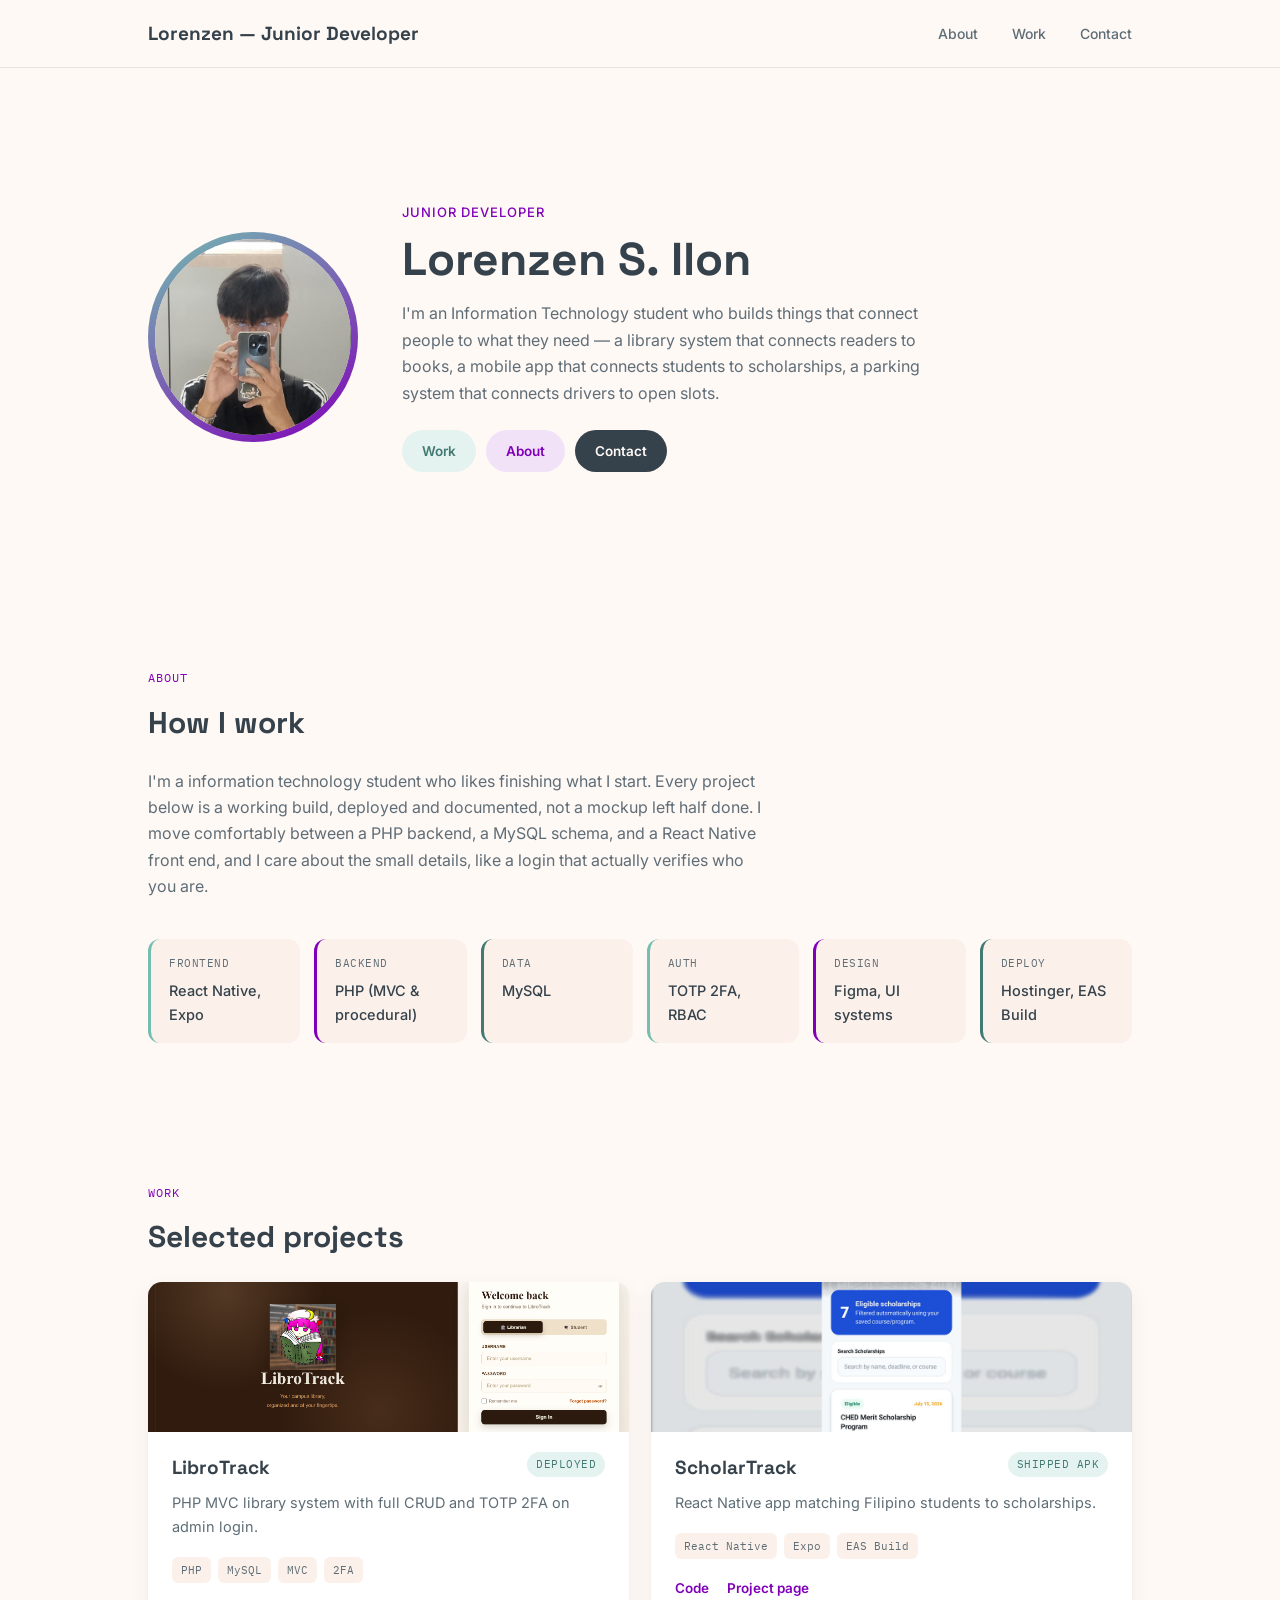
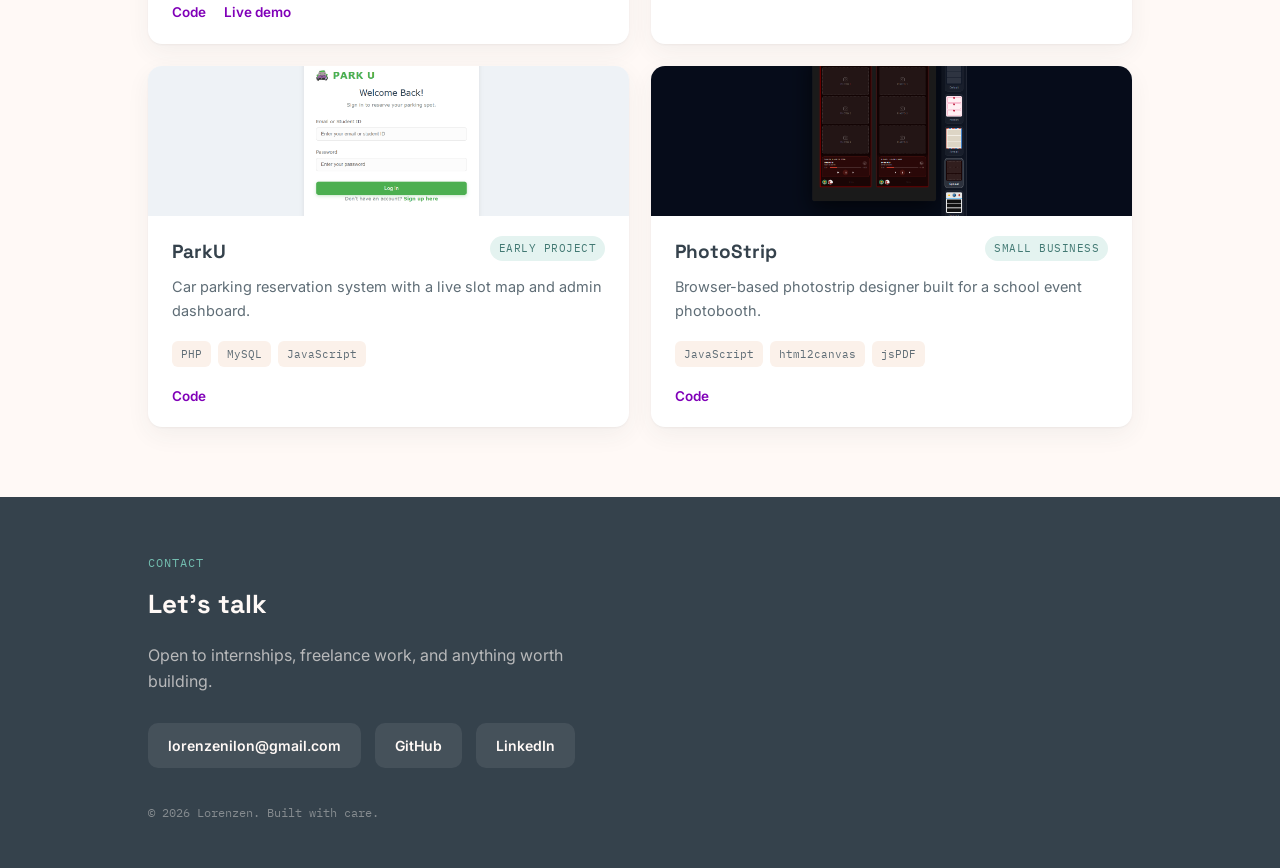
<file: index.html>
<!DOCTYPE html>
<html lang="en">
<head>
  <meta charset="UTF-8">
  <meta name="viewport" content="width=device-width, initial-scale=1.0">
  <title>Lorenzen</title>
  <link rel="preconnect" href="https://fonts.googleapis.com">
  <link rel="preconnect" href="https://fonts.gstatic.com" crossorigin>
  <link href="https://fonts.googleapis.com/css2?family=Space+Grotesk:wght@500;600;700&family=Inter:wght@400;500;600&family=IBM+Plex+Mono:wght@500&display=swap" rel="stylesheet">
  <link rel="stylesheet" href="css/styles.css">
</head>
<body>

<header>
  <div class="wrap">
    <div class="brand">Lorenzen — Junior Developer</div>
    <nav>
      <a href="#about">About</a>
      <a href="#work">Work</a>
      <a href="#contact">Contact</a>
    </nav>
  </div>
</header>

<section class="intro">
  <div class="wrap">
   
    <div class="avatar">
      <div class="avatar-inner">
        <img class="avatar-inner" src="img/profile.jpg" alt="Lorenz">
      </div>
    </div>

    <div>
      <div class="eyebrow">Junior developer</div>
      <h1>Lorenzen S. Ilon</h1>
      <p class="lede">
        I'm an Information Technology student who builds things that connect
        people to what they need — a library system that connects readers
        to books, a mobile app that connects students to scholarships, a
        parking system that connects drivers to open slots.
      </p>
      <div class="nav-pills">
        <a href="#work" class="nav-pill">Work</a>
        <a href="#about" class="nav-pill alt">About</a>
        <a href="#contact" class="nav-pill dark">Contact</a>
      </div>
    </div>
  </div>
</section>

<section id="about">
  <div class="wrap">
    <div class="section-eyebrow">About</div>
    <h2>How I work</h2>
    <p class="about-copy">
      I'm a information technology student who likes finishing what I start.
      Every project below is a working build, deployed and documented,
      not a mockup left half done. I move comfortably between a PHP
      backend, a MySQL schema, and a React Native front end, and I care
      about the small details, like a login that actually verifies who
      you are.
    </p>
    <div class="skills">
      <div class="skill-card">
        <div class="sk-label">Frontend</div>
        <div class="sk-value">React Native, Expo</div>
      </div>
      <div class="skill-card">
        <div class="sk-label">Backend</div>
        <div class="sk-value">PHP (MVC &amp; procedural)</div>
      </div>
      <div class="skill-card">
        <div class="sk-label">Data</div>
        <div class="sk-value">MySQL</div>
      </div>
      <div class="skill-card">
        <div class="sk-label">Auth</div>
        <div class="sk-value">TOTP 2FA, RBAC</div>
      </div>
      <div class="skill-card">
        <div class="sk-label">Design</div>
        <div class="sk-value">Figma, UI systems</div>
      </div>
      <div class="skill-card">
        <div class="sk-label">Deploy</div>
        <div class="sk-value">Hostinger, EAS Build</div>
      </div>
    </div>
  </div>
</section>

<section id="work">
  <div class="wrap">
    <div class="section-eyebrow">Work</div>
    <h2>Selected projects</h2>

    <div class="projects-grid">

      <div class="card">
        <div class="card-thumb">
          <img class="card-thumb" src="img/librotrack.png">
        </div>
        <div class="card-body">
          <div class="card-top">
            <h3>LibroTrack</h3>
            <span class="status">Deployed</span>
          </div>
          <p>PHP MVC library system with full CRUD and TOTP 2FA on admin login.</p>
          <div class="tags"><span>PHP</span><span>MySQL</span><span>MVC</span><span>2FA</span></div>
          <div class="card-links">
            <a href="https://github.com/lrnzn/LibroTrack" target="_blank" rel="noopener noreferrer">Code</a>
            <a href="https://librotrack.site.je/public/index.php?controller=Auth&action=login" target="_blank" rel="noopener noreferrer">Live demo</a>
          </div>
        </div>
      </div>

      <div class="card">
        <div class="card-thumb">
          <img class="card-thumb" src="img/scholartrack.png">
        </div>
        <div class="card-body">
          <div class="card-top">
            <h3>ScholarTrack</h3>
            <span class="status">Shipped APK</span>
          </div>
          <p>React Native app matching Filipino students to scholarships.</p>
          <div class="tags"><span>React Native</span><span>Expo</span><span>EAS Build</span></div>
          <div class="card-links">
            <a href="https://github.com/lrnzn/ScholarTrack" target="_blank" rel="noopener noreferrer">Code</a>
            <a href="https://lrnzn.github.io/ScholarTrack/" target="_blank" rel="noopener noreferrer">Project page</a>
          </div>
        </div>
      </div>

      <div class="card">
        <div class="card-thumb">
          <img class="card-thumb" src="img/parku.png">
        </div>
        <div class="card-body">
          <div class="card-top">
            <h3>ParkU</h3>
            <span class="status">Early project</span>
          </div>
          <p>Car parking reservation system with a live slot map and admin dashboard.</p>
          <div class="tags"><span>PHP</span><span>MySQL</span><span>JavaScript</span></div>
          <div class="card-links">
            <a href="https://github.com/lrnzn/ParkU" target="_blank" rel="noopener noreferrer">Code</a>
          </div>
        </div>
      </div>

      <div class="card">
        <div class="card-thumb">
          <img class="card-thumb" src="img/photostrip.png">
        </div>
        <div class="card-body">
          <div class="card-top">
            <h3>PhotoStrip</h3>
            <span class="status">Small business</span>
          </div>
          <p>Browser-based photostrip designer built for a school event photobooth.</p>
          <div class="tags"><span>JavaScript</span><span>html2canvas</span><span>jsPDF</span></div>
          <div class="card-links">
            <a href="https://github.com/lrnzn/PhotoStrip" target="_blank" rel="noopener noreferrer">Code</a>
          </div>
        </div>
      </div>

    </div>
  </div>
</section>

<footer id="contact">
  <div class="wrap">
    <div class="section-eyebrow" style="color:var(--mint);">Contact</div>
    <h2>Let's talk</h2>
    <p class="lede">Open to internships, freelance work, and anything worth building.</p>
    <div class="contact-links">
      <a href="mailto:lorenzenilon@gmail.com">lorenzenilon@gmail.com</a>
      <a href="https://github.com/lrnzn" target="_blank" rel="noopener noreferrer">GitHub</a>
      <a href="https://www.linkedin.com/in/lorenzen-ilon-340a30269/" target="_blank" rel="noopener noreferrer">LinkedIn</a>
    </div>
    <p class="fine-print">&copy; 2026 Lorenzen. Built with care.</p>
  </div>
</footer>

</body>
</html>
</file>
<file: css/styles.css>
:root{
    --cream:#fff9f6;
    --cream-deep:#fbf1ea;
    --slate:#35424c;
    --slate-soft:#5f6d76;
    --mint:#73beb0;
    --mint-tint:#e4f3f0;
    --teal:#427973;
    --purple:#8000b8;
    --purple-tint:#f1e2f8;
    --line: rgba(53,66,76,0.12);
  }

  *{ box-sizing:border-box; }
  html{ scroll-behavior:smooth; }

  body{
    margin:0;
    background:var(--cream);
    color:var(--slate);
    font-family:'Inter', sans-serif;
    font-size:16px;
    line-height:1.65;
  }

  h1,h2,h3{
    font-family:'Space Grotesk', sans-serif;
    color:var(--slate);
    margin:0;
  }

  .mono{
    font-family:'IBM Plex Mono', monospace;
  }

  a{ color:inherit; }

  .wrap{
    max-width:1040px;
    margin:0 auto;
    padding:0 28px;
  }

  /* ---------- header ---------- */
  header{
    position:sticky;
    top:0;
    z-index:20;
    background:rgba(255,249,246,0.9);
    backdrop-filter:blur(6px);
    border-bottom:1px solid var(--line);
  }
  header .wrap{
    display:flex;
    align-items:center;
    justify-content:space-between;
    padding-top:18px;
    padding-bottom:18px;
  }
  .brand{
    font-family:'Space Grotesk', sans-serif;
    font-weight:700;
    font-size:19px;
    color:var(--slate);
  }
  .brand span{ color:var(--purple); }
  nav a{
    font-size:14px;
    font-weight:500;
    text-decoration:none;
    color:var(--slate-soft);
    margin-left:30px;
    transition:color .2s ease;
  }
  nav a:hover, nav a:focus-visible{ color:var(--purple); }

  /* ---------- intro ---------- */
  .intro .wrap{
    display:grid;
    grid-template-columns:auto 1fr;
    gap:44px;
    align-items:center;
    padding-top:64px;
    padding-bottom:56px;
  }
  .avatar{
    width:210px;
    height:210px;
    border-radius:50%;
    background:linear-gradient(150deg, var(--mint) 0%, var(--purple) 100%);
    display:flex;
    align-items:center;
    justify-content:center;
    flex-shrink:0;
  }
  .avatar-inner{
    width:196px;
    height:196px;
    border-radius:50%;
    background:var(--cream-deep);
    display:flex;
    align-items:center;
    justify-content:center;
    font-family:'Space Grotesk', sans-serif;
    font-weight:700;
    font-size:64px;
    color:var(--slate);
  }
  
  .eyebrow{
    font-size:13px;
    letter-spacing:1px;
    text-transform:uppercase;
    color:var(--purple);
    font-weight:500;
    margin-bottom:10px;
  }
  .intro h1{
    font-size:clamp(32px, 5vw, 46px);
    line-height:1.1;
    margin-bottom:14px;
  }
  .intro p.lede{
    color:var(--slate-soft);
    font-size:16px;
    max-width:520px;
    margin-bottom:24px;
  }

  .nav-pills{
    display:flex;
    flex-wrap:wrap;
    gap:10px;
  }
  .nav-pill{
    font-size:13.5px;
    font-weight:600;
    padding:10px 20px;
    border-radius:999px;
    text-decoration:none;
    background:var(--mint-tint);
    color:var(--teal);
    transition:transform .15s ease, opacity .15s ease;
  }
  .nav-pill.alt{ background:var(--purple-tint); color:var(--purple); }
  .nav-pill.dark{ background:var(--slate); color:var(--cream); }
  .nav-pill:hover{ transform:translateY(-2px); opacity:.9; }

  @media (max-width:600px){
    .intro .wrap{ grid-template-columns:1fr; text-align:center; padding-top:44px; }
    .avatar{ margin:0 auto; }
    .intro p.lede{ margin-left:auto; margin-right:auto; }
    .nav-pills{ justify-content:center; }
  }

  /* ---------- sections ---------- */
  section{ padding:70px 0; }
  .section-eyebrow{
    font-family:'IBM Plex Mono', monospace;
    font-size:12px;
    letter-spacing:1px;
    text-transform:uppercase;
    color:var(--purple);
    margin-bottom:10px;
  }
  section h2{
    font-size:30px;
    margin-bottom:20px;
  }

  #about p.about-copy{
    color:var(--slate-soft);
    max-width:620px;
    margin-bottom:40px;
  }

  .skills{
    display:grid;
    grid-template-columns:repeat(auto-fit, minmax(150px, 1fr));
    gap:14px;
  }
  .skill-card{
    background:var(--cream-deep);
    border-radius:12px;
    padding:16px 18px;
    border-left:3px solid var(--mint);
  }
  .skill-card:nth-child(2){ border-color:var(--purple); }
  .skill-card:nth-child(3){ border-color:var(--teal); }
  .skill-card:nth-child(4){ border-color:var(--mint); }
  .skill-card:nth-child(5){ border-color:var(--purple); }
  .skill-card:nth-child(6){ border-color:var(--teal); }
  .skill-card .sk-label{
    font-family:'IBM Plex Mono', monospace;
    font-size:10.5px;
    letter-spacing:0.5px;
    text-transform:uppercase;
    color:var(--slate-soft);
    margin-bottom:6px;
  }
  .skill-card .sk-value{ font-size:14.5px; font-weight:500; }

  /* ---------- projects ---------- */
  .projects-grid{
    display:grid;
    grid-template-columns:repeat(2, 1fr);
    gap:22px;
  }
  .card{
    background:#fff;
    border-radius:14px;
    box-shadow:0 1px 2px rgba(53,66,76,0.05), 0 8px 24px rgba(53,66,76,0.06);
    overflow:hidden;
    transition:transform .2s ease, box-shadow .2s ease;
  }
  .card:hover{
    transform:translateY(-4px);
    box-shadow:0 4px 10px rgba(53,66,76,0.08), 0 16px 32px rgba(53,66,76,0.09);
  }
  .card-bar{ display:none; }
  .card-thumb{
    height:150px;
    width:100%;
    display:block;
    object-fit:cover;
    object-position:center;
    position:relative;
    overflow:hidden;
  }
  .card-thumb span{
    font-family:'Space Grotesk', sans-serif;
    font-weight:600;
    font-size:15px;
    color:rgba(255,255,255,0.9);
    letter-spacing:0.3px;
    z-index:1;
  }

  .card-body{ padding:20px 24px 20px; }
  .card-top{
    display:flex;
    justify-content:space-between;
    align-items:flex-start;
    margin-bottom:8px;
  }
  .card h3{ font-size:19px; }
  .status{
    font-family:'IBM Plex Mono', monospace;
    font-size:10.5px;
    letter-spacing:0.5px;
    text-transform:uppercase;
    color:var(--teal);
    background:var(--mint-tint);
    padding:4px 9px;
    border-radius:999px;
    white-space:nowrap;
  }
  .card p{
    color:var(--slate-soft);
    font-size:14.5px;
    margin:0 0 18px 0;
  }
  .tags{ display:flex; flex-wrap:wrap; gap:7px; margin-bottom:18px; }
  .tags span{
    font-family:'IBM Plex Mono', monospace;
    font-size:11px;
    color:var(--slate-soft);
    background:var(--cream-deep);
    padding:4px 9px;
    border-radius:6px;
  }
  .card-links{ display:flex; gap:18px; }
  .card-links a{
    font-size:13.5px;
    font-weight:600;
    color:var(--purple);
    text-decoration:none;
  }
  .card-links a:hover{ text-decoration:underline; }

  @media (max-width: 760px){
    .hero .wrap{ grid-template-columns:1fr; padding-top:52px; }
    .diagram{ order:-1; max-width:280px; }
    .projects-grid{ grid-template-columns:1fr; }
    nav a{ margin-left:18px; }
  }

  /* ---------- footer ---------- */
  footer{
    background:var(--slate);
    color:var(--cream);
    padding:56px 0 34px;
  }
  footer h2{ color:var(--cream); font-size:26px; margin-bottom:8px; }
  footer p.lede{ color:rgba(255,249,246,0.65); margin-bottom:28px; max-width:460px; }
  .contact-links{
    display:flex;
    flex-wrap:wrap;
    gap:14px;
    margin-bottom:36px;
  }
  .contact-links a{
    display:inline-block;
    font-size:14px;
    font-weight:600;
    padding:11px 20px;
    border-radius:10px;
    background:rgba(255,249,246,0.08);
    text-decoration:none;
    color:var(--cream);
    transition:background .2s ease;
  }
  .contact-links a:hover{ background:var(--purple); }
  .fine-print{
    font-family:'IBM Plex Mono', monospace;
    font-size:11.5px;
    color:rgba(255,249,246,0.4);
  }

  :focus-visible{
    outline:2px solid var(--purple);
    outline-offset:3px;
  }

  @media (prefers-reduced-motion: reduce){
    html{ scroll-behavior:auto; }
    .card, .btn{ transition:none; }
  }
</file>
